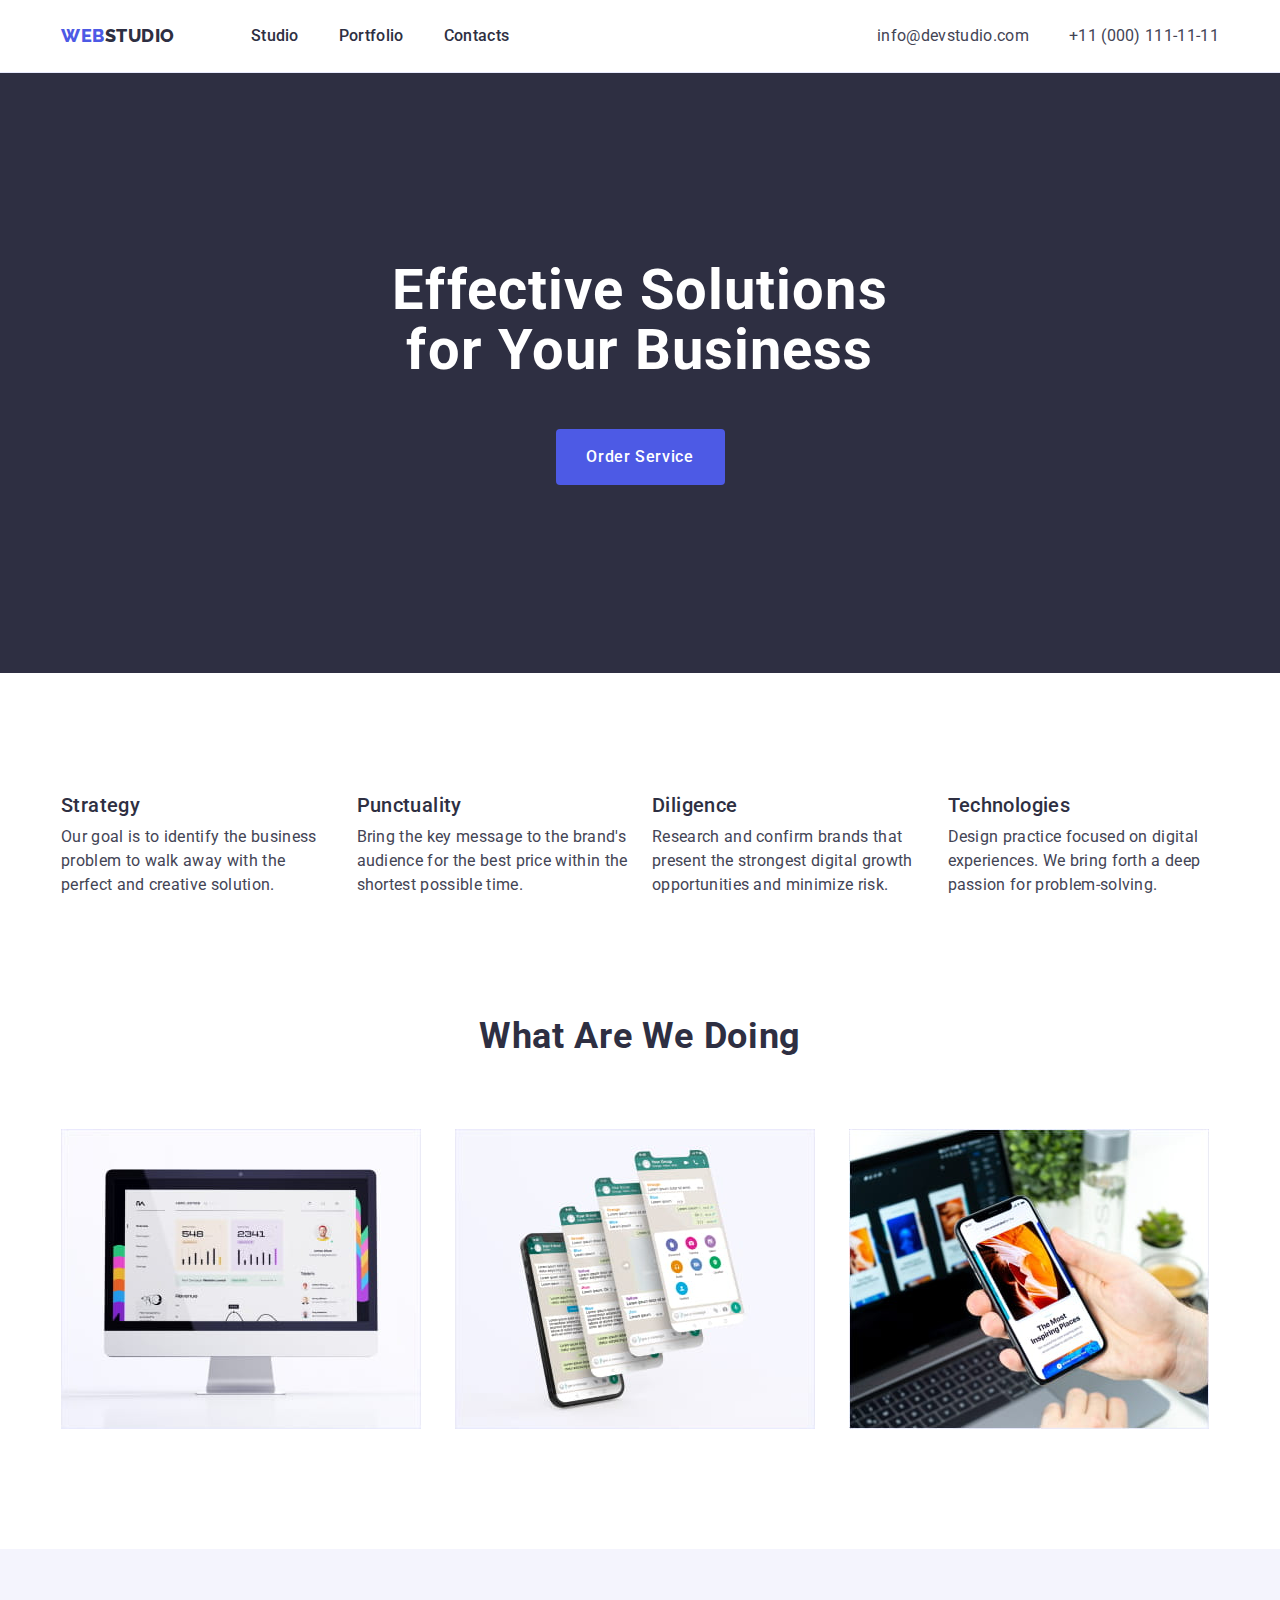
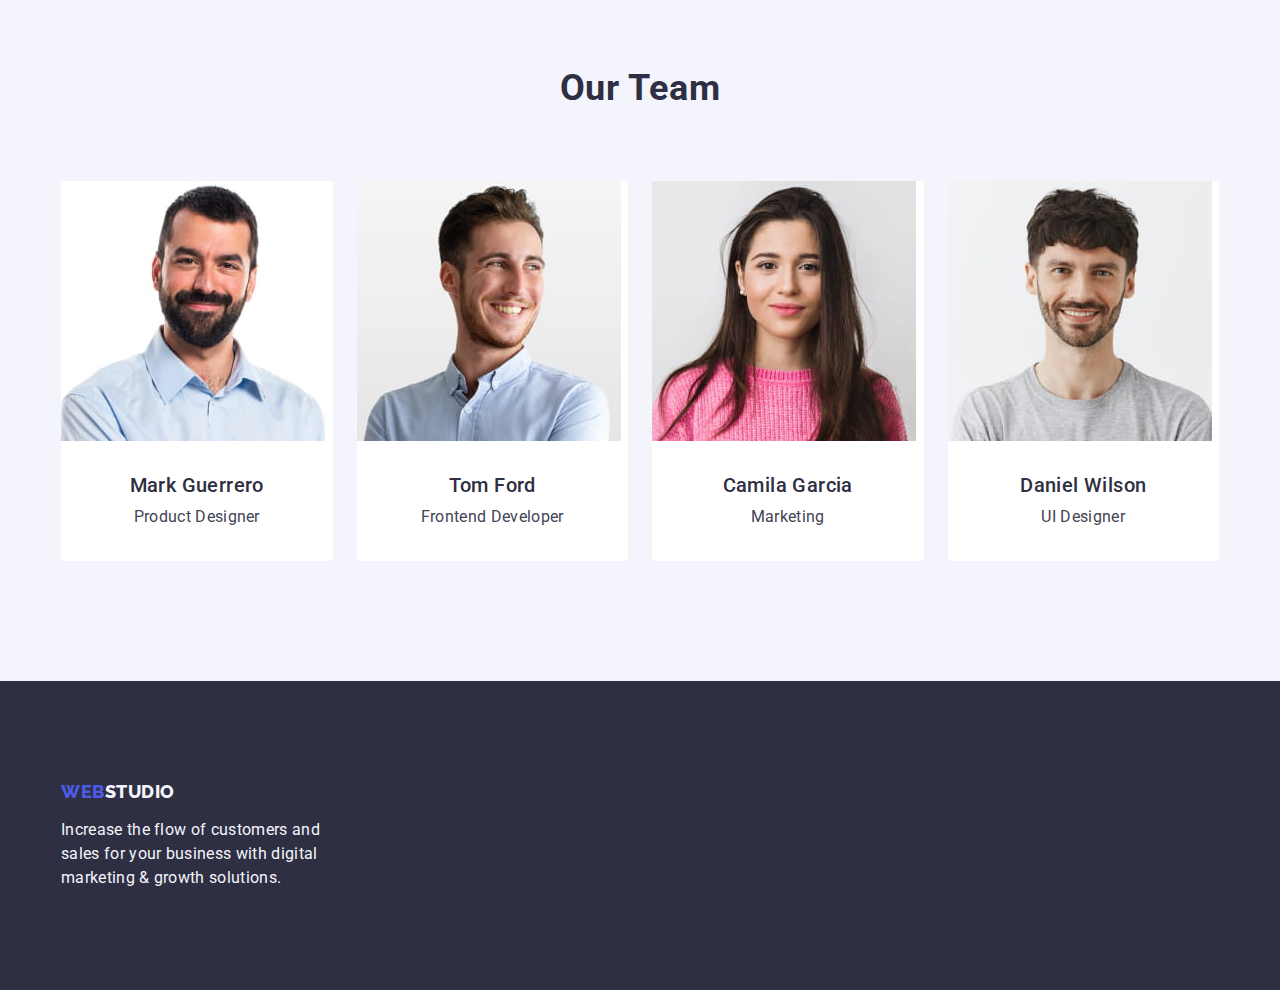
<file: index.html>
<!DOCTYPE html>
<html lang="en">
  <head>
    <meta charset="UTF-8" />
    <meta name="viewport" content="width=device-width, initial-scale=1.0" />
    <link rel="preconnect" href="https://fonts.gstatic.com" />
    <link rel="preconnect" href="https://fonts.googleapis.com" />
    <link rel="preconnect" href="https://fonts.gstatic.com" crossorigin />
    <link
      href="https://fonts.googleapis.com/css2?family=Raleway:wght@800&family=Roboto:wght@400;500;700;900&display=swap"
      rel="stylesheet"
    />
    <link
      rel="stylesheet"
      href="https://cdnjs.cloudflare.com/ajax/libs/modern-normalize/2.0.0/modern-normalize.min.css"
      integrity="sha512-4xo8blKMVCiXpTaLzQSLSw3KFOVPWhm/TRtuPVc4WG6kUgjH6J03IBuG7JZPkcWMxJ5huwaBpOpnwYElP/m6wg=="
      crossorigin="anonymous"
      referrerpolicy="no-referrer"
    />
    <link rel="stylesheet" href="./css/styles.css" />
    <title>WebStudio</title>
  </head>
  <body>
    <header class="header">
      <div class="container">
        <nav class="navigation">
          <a class="logo-text logo-header link" href="./index.html">
            Web<span class="logo-dark">Studio</span>
          </a>
          <ul class="list menu">
            <li><a class="link" href="./index.html">Studio</a></li>
            <li><a class="link" href="./portfolio.html">Portfolio</a></li>
            <li><a class="link" href="">Contacts</a></li>
          </ul>
        </nav>
        <address class="address-contacts">
          <ul class="list contacts">
            <li>
              <a class="link" href="mailto:info@devstudio.com">
                info@devstudio.com
              </a>
            </li>
            <li>
              <a class="link" href="tel:+110001111111">+11 (000) 111-11-11</a>
            </li>
          </ul>
        </address>
      </div>
    </header>
    <main>
      <section class="section section-main">
        <div class="container">
          <h1 class="title-main">Effective Solutions for Your Business</h1>
          <button class="button order-bt" type="button">Order Service</button>
        </div>
      </section>
      <section class="section section-advantages">
        <div class="container">
          <h2 class="secondary-title default-title visually-hidden">
            Something
          </h2>
          <ul class="list">
            <li class="elem">
              <h3 class="small-title default-title">Strategy</h3>
              <p class="simple-text">
                Our goal is to identify the business problem to walk away with
                the perfect and creative solution.
              </p>
            </li>
            <li class="elem">
              <h3 class="small-title default-title">Punctuality</h3>
              <p class="simple-text">
                Bring the key message to the brand's audience for the best price
                within the shortest possible time.
              </p>
            </li>
            <li class="elem">
              <h3 class="small-title default-title">Diligence</h3>
              <p class="simple-text">
                Research and confirm brands that present the strongest digital
                growth opportunities and minimize risk.
              </p>
            </li>
            <li class="elem">
              <h3 class="small-title default-title">Technologies</h3>
              <p class="simple-text">
                Design practice focused on digital experiences. We bring forth a
                deep passion for problem-solving.
              </p>
            </li>
          </ul>
        </div>
      </section>
      <section class="section section-works">
        <div class="container">
          <h2 class="secondary-title default-title work-title">
            What are we doing
          </h2>
          <ul class="list">
            <li class="elem">
              <img
                width="360"
                height="300"
                src="./images/activity/img-1.jpg"
                alt="Mac"
              />
            </li>
            <li class="elem">
              <img
                width="360"
                height="300"
                src="./images/activity/img-2.jpg"
                alt="Iphone"
              />
            </li>
            <li class="elem">
              <img
                width="360"
                height="300"
                src="./images/activity/img-3.jpg"
                alt="Iphone and macbook"
              />
            </li>
          </ul>
        </div>
      </section>
      <section class="section section-team">
        <div class="container">
          <h2 class="secondary-title default-title team-title">Our Team</h2>
          <ul class="list">
            <li class="team-card">
              <img
                width="264"
                height="260"
                src="./images/team/img-1.jpg"
                alt="Mark Guerrero"
              />
              <div class="team-info-wrapper">
                <h3 class="small-title default-title">Mark Guerrero</h3>
                <p class="simple-text">Product Designer</p>
              </div>
            </li>
            <li class="team-card">
              <img
                width="264"
                height="260"
                src="./images/team/img-2.jpg"
                alt="Tom Ford"
              />
              <div class="team-info-wrapper">
                <h3 class="small-title default-title">Tom Ford</h3>
                <p class="simple-text">Frontend Developer</p>
              </div>
            </li>
            <li class="team-card">
              <img
                width="264"
                height="260"
                src="./images/team/img-3.jpg"
                alt="Camila Garcia"
              />
              <div class="team-info-wrapper">
                <h3 class="small-title default-title">Camila Garcia</h3>
                <p class="simple-text">Marketing</p>
              </div>
            </li>
            <li class="team-card">
              <img
                width="264"
                height="260"
                src="./images/team/img-4.jpg"
                alt="Daniel Wilson"
              />
              <div class="team-info-wrapper">
                <h3 class="small-title default-title">Daniel Wilson</h3>
                <p class="simple-text">UI Designer</p>
              </div>
            </li>
          </ul>
        </div>
      </section>
    </main>
    <footer class="footer">
      <div class="container">
        <a class="logo-text link" href="./index.html">
          Web<span class="logo-light">Studio</span>
        </a>
        <p class="simple-text footer-text">
          Increase the flow of customers and sales for your business with
          digital marketing & growth solutions.
        </p>
      </div>
    </footer>
  </body>
</html>
</file>
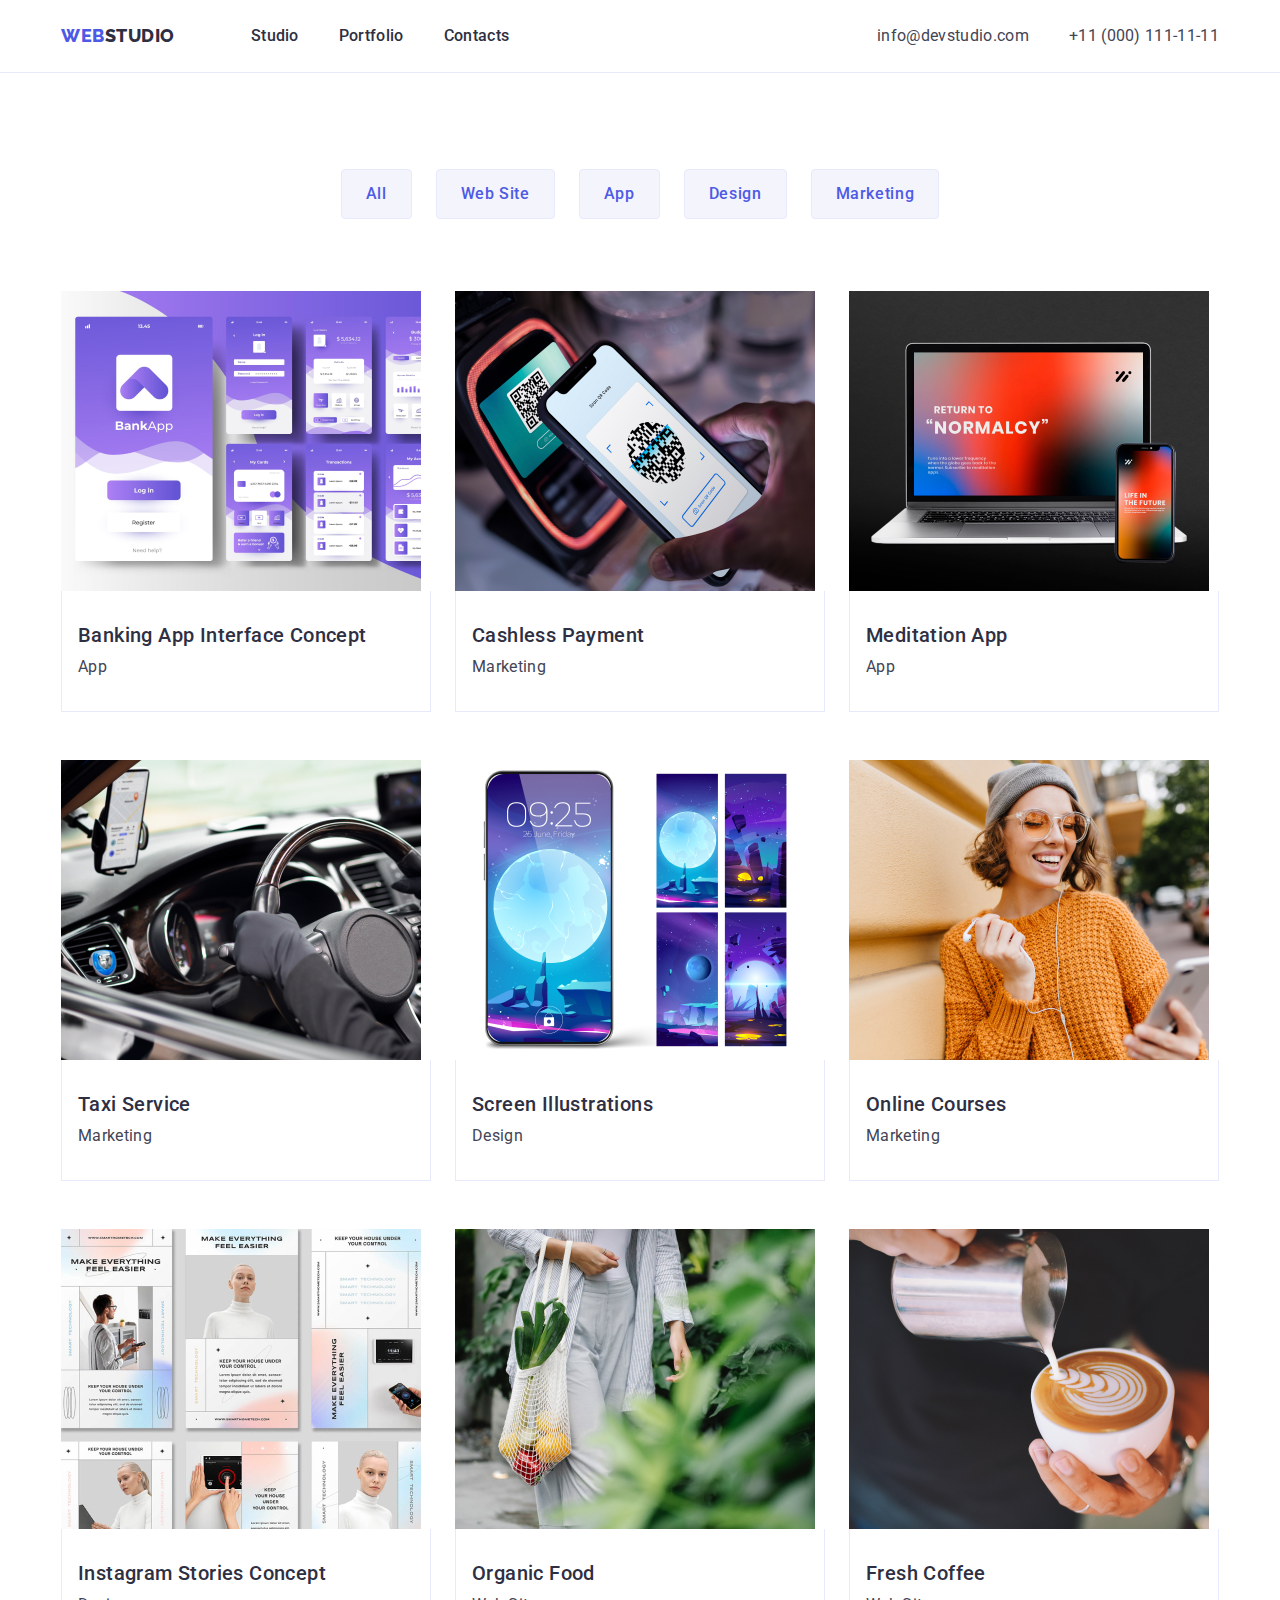
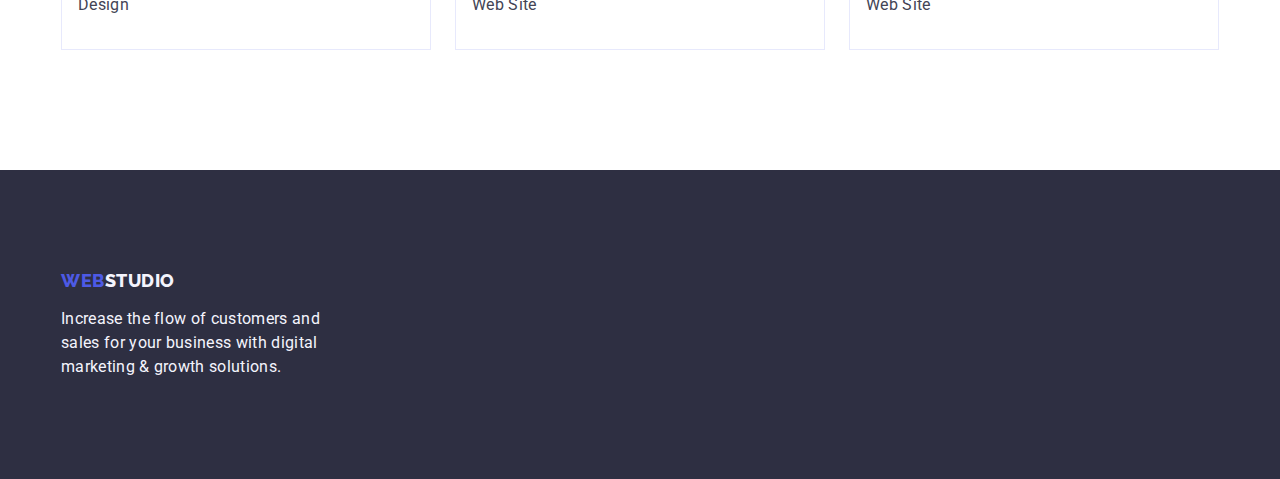
<file: portfolio.html>
<!DOCTYPE html>
<html lang="en">
  <head>
    <meta charset="UTF-8" />
    <meta name="viewport" content="width=device-width, initial-scale=1.0" />
    <link rel="preconnect" href="https://fonts.gstatic.com" />
    <link rel="preconnect" href="https://fonts.googleapis.com" />
    <link rel="preconnect" href="https://fonts.gstatic.com" crossorigin />
    <link
      href="https://fonts.googleapis.com/css2?family=Raleway:wght@800&family=Roboto:wght@400;500;700;900&display=swap"
      rel="stylesheet"
    />
    <link
      rel="stylesheet"
      href="https://cdnjs.cloudflare.com/ajax/libs/modern-normalize/2.0.0/modern-normalize.min.css"
      integrity="sha512-4xo8blKMVCiXpTaLzQSLSw3KFOVPWhm/TRtuPVc4WG6kUgjH6J03IBuG7JZPkcWMxJ5huwaBpOpnwYElP/m6wg=="
      crossorigin="anonymous"
      referrerpolicy="no-referrer"
    />
    <link rel="stylesheet" href="./css/styles.css" />
    <title>WebStudio</title>
  </head>
  <body>
    <header class="header">
      <div class="container">
        <nav class="navigation">
          <a class="logo-text logo-header link" href="./index.html">
            Web<span class="logo-dark">Studio</span>
          </a>
          <ul class="list menu">
            <li><a class="link" href="./index.html">Studio</a></li>
            <li><a class="link" href="./portfolio.html">Portfolio</a></li>
            <li><a class="link" href="">Contacts</a></li>
          </ul>
        </nav>
        <address class="address-contacts">
          <ul class="list contacts">
            <li>
              <a class="link" href="mailto:info@devstudio.com">
                info@devstudio.com
              </a>
            </li>
            <li>
              <a class="link" href="tel:+110001111111">+11 (000) 111-11-11</a>
            </li>
          </ul>
        </address>
      </div>
    </header>
    <main>
      <section class="section section-portfolio">
        <div class="container">
          <h1 class="title-main visually-hidden">Something</h1>
          <ul class="list">
            <li class="elem">
              <button type="button" class="filter-buttons button">All</button>
            </li>
            <li class="elem">
              <button type="button" class="filter-buttons button">
                Web Site
              </button>
            </li>
            <li class="elem">
              <button type="button" class="filter-buttons button">App</button>
            </li>
            <li class="elem">
              <button type="button" class="filter-buttons button">
                Design
              </button>
            </li>
            <li class="elem">
              <button type="button" class="filter-buttons button">
                Marketing
              </button>
            </li>
          </ul>

          <ul class="list card-list">
            <li class="portfolio-card">
              <a class="portfolio-card-link">
                <img
                  width="360"
                  height="300"
                  src="./images/portfolio/img-1.jpg"
                  alt="Bank App"
                />
                <div class="card-info-wrapper">
                  <h2 class="small-title default-title">
                    Banking App Interface Concept
                  </h2>
                  <p class="simple-text">App</p>
                </div>
              </a>
            </li>
            <li class="portfolio-card">
              <a class="portfolio-card-link">
                <img
                  width="360"
                  height="300"
                  src="./images/portfolio/img-2.jpg"
                  alt="qr reader"
                />
                <div class="card-info-wrapper">
                  <h2 class="small-title default-title">Cashless Payment</h2>
                  <p class="simple-text">Marketing</p>
                </div>
              </a>
            </li>
            <li class="portfolio-card">
              <a class="portfolio-card-link">
                <img
                  width="360"
                  height="300"
                  src="./images/portfolio/img-3.jpg"
                  alt="Meditation App"
                />
                <div class="card-info-wrapper">
                  <h2 class="small-title default-title">Meditation App</h2>
                  <p class="simple-text">App</p>
                </div>
              </a>
            </li>
            <li class="portfolio-card">
              <a class="portfolio-card-link">
                <img
                  width="360"
                  height="300"
                  src="./images/portfolio/img-4.jpg"
                  alt="Taxi Service"
                />
                <div class="card-info-wrapper">
                  <h2 class="small-title default-title">Taxi Service</h2>
                  <p class="simple-text">Marketing</p>
                </div>
              </a>
            </li>
            <li class="portfolio-card">
              <a class="portfolio-card-link">
                <img
                  width="360"
                  height="300"
                  src="./images/portfolio/img-5.jpg"
                  alt="Screen Illustrations"
                />
                <div class="card-info-wrapper">
                  <h2 class="small-title default-title">
                    Screen Illustrations
                  </h2>
                  <p class="simple-text">Design</p>
                </div>
              </a>
            </li>
            <li class="portfolio-card">
              <a class="portfolio-card-link">
                <img
                  width="360"
                  height="300"
                  src="./images/portfolio/img-6.jpg"
                  alt="Online Courses"
                />
                <div class="card-info-wrapper">
                  <h2 class="small-title default-title">Online Courses</h2>
                  <p class="simple-text">Marketing</p>
                </div>
              </a>
            </li>
            <li class="portfolio-card">
              <a class="portfolio-card-link">
                <img
                  width="360"
                  height="300"
                  src="./images/portfolio/img-7.jpg"
                  alt="Instagram Stories Concept"
                />
                <div class="card-info-wrapper">
                  <h2 class="small-title default-title">
                    Instagram Stories Concept
                  </h2>
                  <p class="simple-text">Design</p>
                </div>
              </a>
            </li>
            <li class="portfolio-card">
              <a class="portfolio-card-link">
                <img
                  width="360"
                  height="300"
                  src="./images/portfolio/img-8.jpg"
                  alt="Organic Food"
                />
                <div class="card-info-wrapper">
                  <h2 class="small-title default-title">Organic Food</h2>
                  <p class="simple-text">Web Site</p>
                </div>
              </a>
            </li>
            <li class="portfolio-card">
              <a class="portfolio-card-link">
                <img
                  width="360"
                  height="300"
                  src="./images/portfolio/img-9.jpg"
                  alt="Fresh Coffee"
                />
                <div class="card-info-wrapper">
                  <h2 class="small-title default-title">Fresh Coffee</h2>
                  <p class="simple-text">Web Site</p>
                </div>
              </a>
            </li>
          </ul>
        </div>
      </section>
    </main>
    <footer class="footer">
      <div class="container">
        <a class="logo-text link" href="./index.html">
          Web<span class="logo-light">Studio</span>
        </a>
        <p class="simple-text footer-text">
          Increase the flow of customers and sales for your business with
          digital marketing & growth solutions.
        </p>
      </div>
    </footer>
  </body>
</html>
</file>
<file: css/styles.css>
:root {
  --h2-font-size: 36px;
  --h3-font-size: 20px;
  --text-size: 16px;
  --primary-cl: #4D5AE5;
  --pressed-cl: #404BBF;
  --dark-cl: #2E2F42;
  --text-cl: #434455;
  --accent-cl: #E7E9FC;
  --light-cl: #F4F4FD;
  --white-cl: #fff;
}

* {
  margin: 0;
  padding: 0;
}

img {
  display: block;
}


body {
  font-family: 'Roboto', sans-serif;
  background-color: var(--white-cl);
  color: var(--text-cl);
  line-height: 1.5;
  letter-spacing: 0.02em;
  font-size: var(--text-size);
}

.logo-text {
  font-family: Raleway, sans-serif;
  color: var(--primary-cl);
  font-size: 18px;
  font-weight: 800;
  line-height: 1.17;
  letter-spacing: 0.03em;
  text-transform: uppercase;
  text-decoration: none;
}

.logo-dark {
  color: var(--dark-cl);
}

.logo-light {
  color: var(--light-cl);
}

.logo-header {
  margin-right: 76px;
}

.link {
  text-decoration: none;
}

.list {
  list-style: none;
}

.menu {
  display: flex;
  gap: 40px;
}

.menu .link {
  color: var(--dark-cl);
  font-weight: 500;
  letter-spacing: 0.02em;
  padding: 24px 0;
}

.contacts {
  display: flex;
  gap: 40px;
}

.contacts .link {
  color: currentColor;
  letter-spacing: 0.02em;
}

.address-contacts {
  font-style: normal;
}

.link:hover, .link:active, .link:focus {
  color: var(--pressed-cl);
}

.footer {
  background-color: var(--dark-cl);
  color: var(--light-cl);
  padding: 100px 0;
}

.footer .logo-text {
  margin-bottom: 16px;
  display: inline-block;
}

.footer-text {
  width: 264px;
}

.section-main {
  background-color: var(--dark-cl);
  color: var(--white-cl);
  text-align: center;
  padding: 188px 0;
}

.title-main {
  font-size: 56px;
  line-height: 1.07;
  letter-spacing: 0.02em;
  max-width: 496px;
  margin: 0 auto 48px;
}

.button {
  border: none;
  cursor: pointer;
  font-weight: 500;
  font-family: inherit;
  font-size: inherit;
  line-height: inherit;
  letter-spacing: 0.04em;
  display: block;
  min-width: 169px;
  height: 56px;
  border-radius: 4px;
}

.order-bt {
  background-color: var(--primary-cl);
  color: var(--white-cl);
  margin: 0 auto;
}

.order-bt:hover, .order-bt:focus {
  background-color: var(--pressed-cl);
}

.default-title {
  color: var(--dark-cl);
}

.secondary-title {
  font-size: var(--h2-font-size);
  line-height: 1.11;
  letter-spacing: 0.02em;
  margin-bottom: 72px;
}

.small-title {
  font-size: var(--h3-font-size);
  font-weight: 500;
  line-height: 1.2;
  letter-spacing: 0.02em;
  margin-bottom: 8px;
}

.work-title, .team-title {
  text-transform: capitalize;
  text-align: center;
}

.section-team {
  background-color: var(--light-cl);
}

.team-card {
  background-color: var(--white-cl);
}

.filter-buttons {
  color: var(--primary-cl);
  background-color: var(--light-cl);
  padding: 12px 24px;
  border: 1px solid var(--accent-cl);
  width: auto;
  height: auto;
  min-width: auto;
}

.filter-buttons:hover, .filter-buttons:focus {
  color: var(--white-cl);
  background-color: var(--pressed-cl);
  border: 1px solid transparent;
}

.portfolio-card {
  background-color: var(--white-cl);
}

.container {
  width: 1158px;
  margin: 0 auto;
  padding: 0 15px;
  overflow: hidden;
}

.header {
  border-bottom: 1px solid var(--accent-cl);
}

.header .link {
  display: block;
}

.header .container {
  display: flex;
  justify-content: space-between;
  align-items: center;
  padding: 0 15px;
}

.header .container .navigation {
  display: flex;
  align-items: center;
}

.section-advantages {
  padding: 120px 0;
}

.section-advantages .list,
.section-works .list {
  display: flex;
  gap: 24px;
}

.section-advantages .list .elem {
  flex-basis: calc((100% - 3 * 24px) / 4);
}

.section-works .list .elem {
  flex-basis: calc((100% - 48px) / 3);
}

.visually-hidden {
  position: absolute;
  width: 1px;
  height: 1px;
  margin: -1px;
  border: 0;
  padding: 0;
  white-space: nowrap;
  clip-path: inset(100%);
  clip: rect(0 0 0 0);
  overflow: hidden;
}

.section-works {
  padding-bottom: 120px;
}

.section-team {
  padding: 120px 0;
}

.section-team .list {
  display: flex;
  gap: 24px;
}

.section-team .team-card {
  background-color: var(--white-cl);
  flex-basis: calc((100% - 3 * 24px) / 4);
  border-radius: 0px 0px 4px 4px;
}

.section-team .team-info-wrapper {
  padding: 32px 0;
  display: flex;
  flex-direction: column;
  text-align: center;
}

.section-portfolio {
  padding: 96px 0 120px;
}

.section-portfolio .list {
  display: flex;
  justify-content: center;
  gap: 24px;
  margin-bottom: 72px;
}

.section-portfolio .card-list {
  flex-wrap: wrap;
  column-gap: 24px;
  row-gap: 48px;
  margin: 0;
}

.section-portfolio .portfolio-card {
  width: calc((100% - 48px)/3);
  overflow: hidden;
}

.section-portfolio .card-info-wrapper {
  padding: 32px 16px;
  border: 1px solid var(--accent-cl);
  border-top: none;
}

.section-portfolio .card-info-wrapper .small-title {
  margin-bottom: 8px; 
}
.section-portfolio .portfolio-card-link {
  cursor: pointer;
}
</file>
